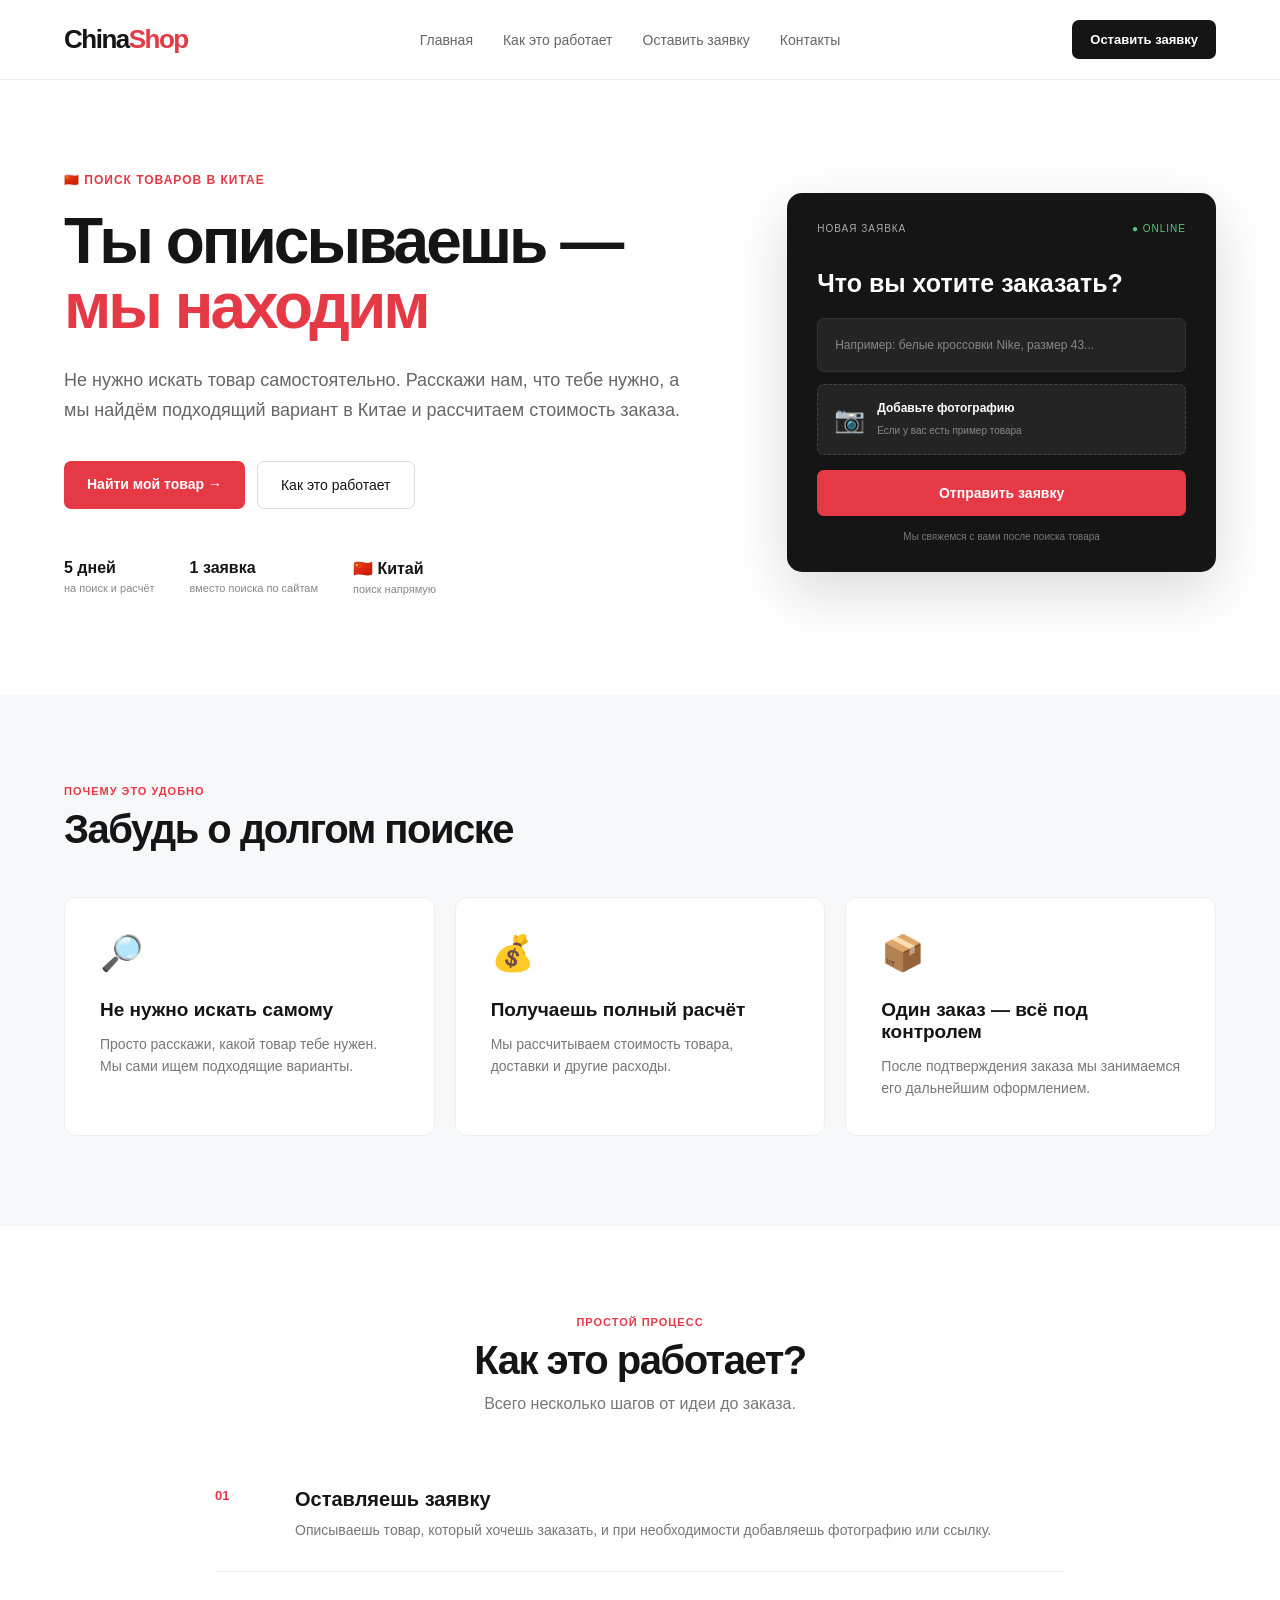
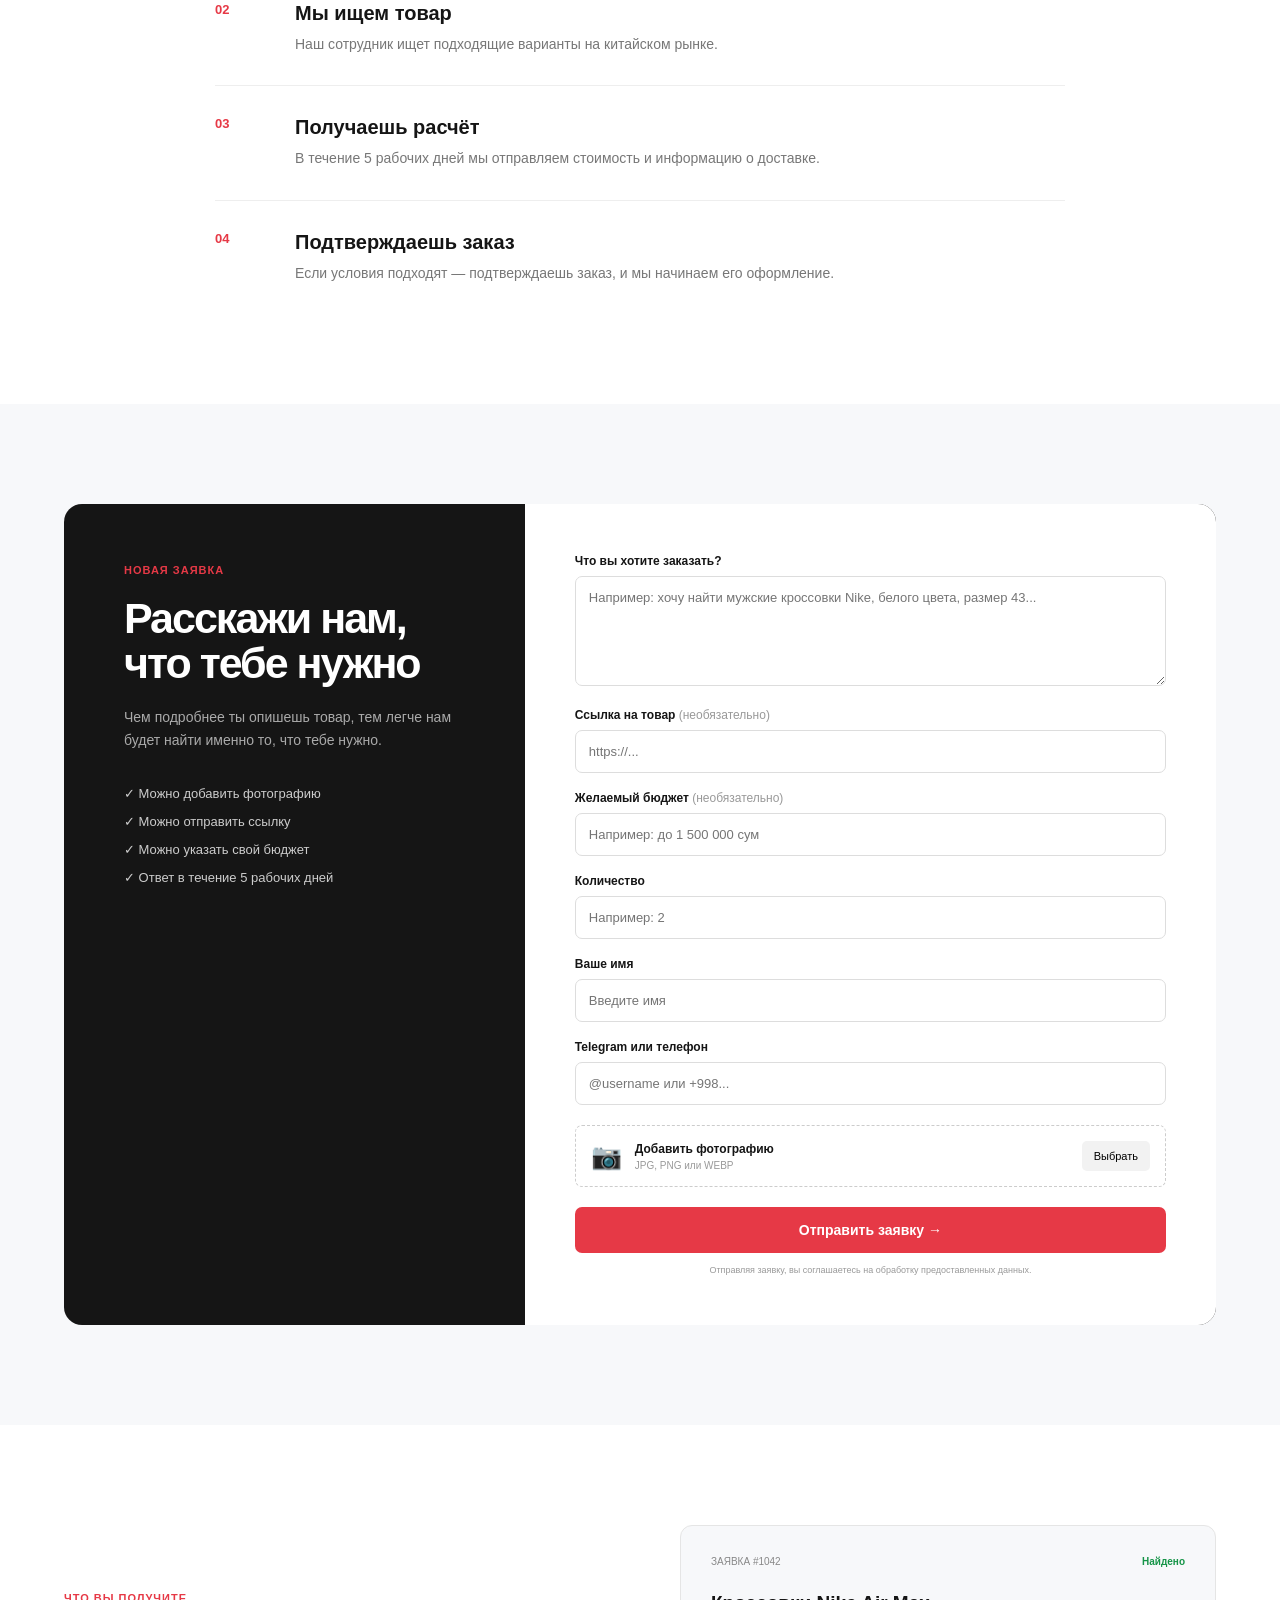
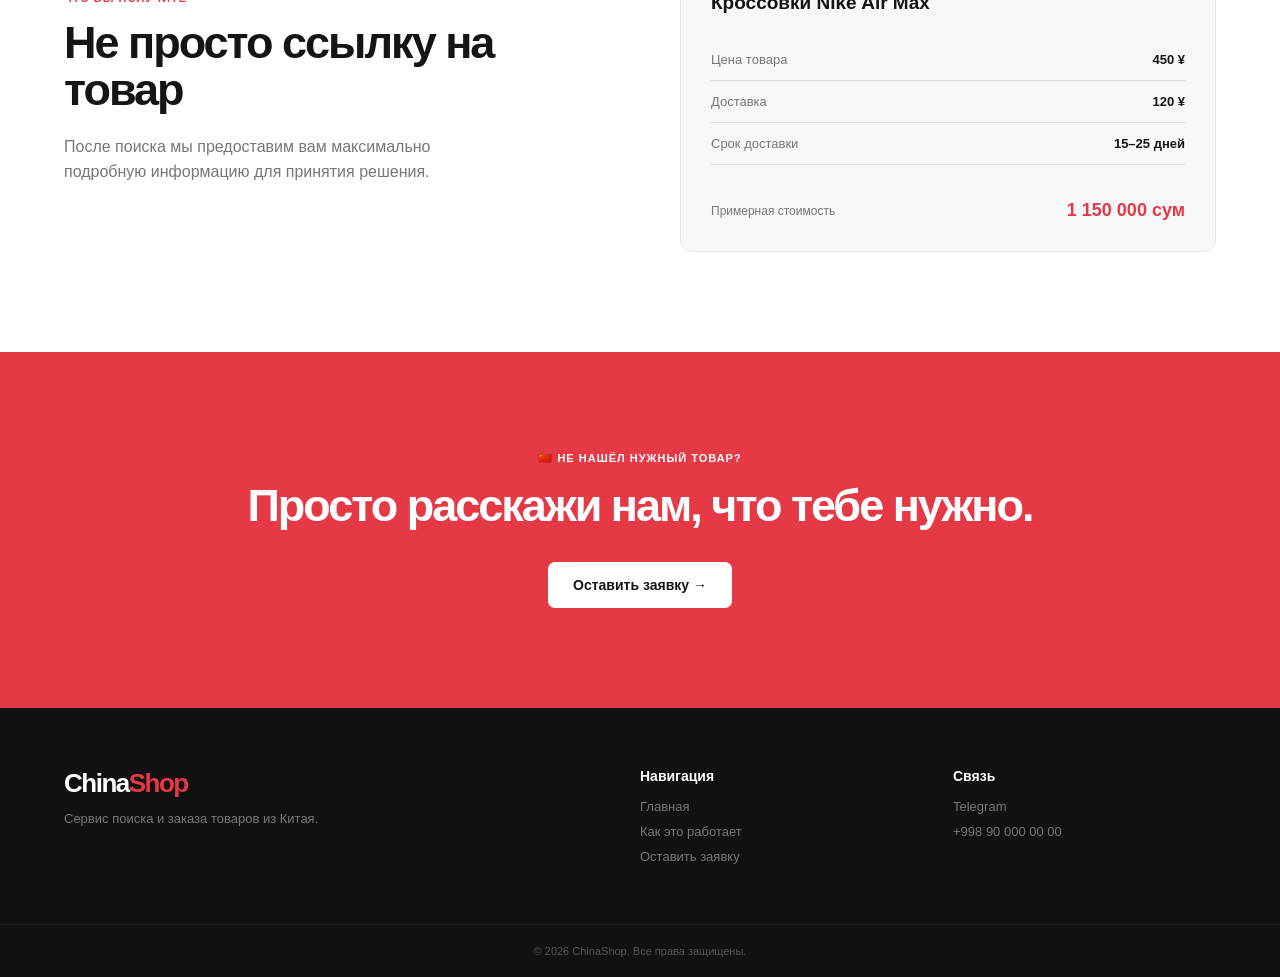
<file: chinashop2.html>
<!DOCTYPE html>
<html lang="ru">

<head>
    <meta charset="UTF-8">
    <meta name="viewport" content="width=device-width, initial-scale=1.0">

    <title>ChinaShop — Найдём товар в Китае</title>

    <link rel="stylesheet" href="chinashop2.css">
</head>

<body>

    <!-- HEADER -->

    <header class="header">

        <div class="container header-content">

            <a href="#" class="logo">
                China<span>Shop</span>
            </a>

            <nav class="nav">
                <a href="#">Главная</a>
                <a href="#how">Как это работает</a>
                <a href="#request">Оставить заявку</a>
                <a href="#contacts">Контакты</a>
            </nav>

            <a href="#request" class="header-button">
                Оставить заявку
            </a>

        </div>

    </header>


    <!-- HERO -->

    <main>

        <section class="hero">

            <div class="container hero-content">

                <div class="hero-text">

                    <div class="hero-label">
                        🇨🇳 ПОИСК ТОВАРОВ В КИТАЕ
                    </div>

                    <h1>
                        Ты описываешь —
                        <span>мы находим</span>
                    </h1>

                    <p class="hero-description">
                        Не нужно искать товар самостоятельно.
                        Расскажи нам, что тебе нужно, а мы найдём
                        подходящий вариант в Китае и рассчитаем
                        стоимость заказа.
                    </p>

                    <div class="hero-buttons">

                        <a href="#request" class="primary-button">
                            Найти мой товар →
                        </a>

                        <a href="#how" class="secondary-button">
                            Как это работает
                        </a>

                    </div>

                    <div class="hero-info">

                        <div>
                            <strong>5 дней</strong>
                            <span>на поиск и расчёт</span>
                        </div>

                        <div>
                            <strong>1 заявка</strong>
                            <span>вместо поиска по сайтам</span>
                        </div>

                        <div>
                            <strong>🇨🇳 Китай</strong>
                            <span>поиск напрямую</span>
                        </div>

                    </div>

                </div>


                <div class="hero-card">

                    <div class="hero-card-top">

                        <span>НОВАЯ ЗАЯВКА</span>

                        <span class="online">
                            ● ONLINE
                        </span>

                    </div>

                    <h3>
                        Что вы хотите заказать?
                    </h3>

                    <div class="fake-input">
                        Например: белые кроссовки Nike, размер 43...
                    </div>

                    <div class="fake-upload">
                        <span>📷</span>

                        <div>
                            <strong>Добавьте фотографию</strong>
                            <small>Если у вас есть пример товара</small>
                        </div>
                    </div>

                    <button class="fake-button">
                        Отправить заявку
                    </button>

                    <p class="card-note">
                        Мы свяжемся с вами после поиска товара
                    </p>

                </div>

            </div>

        </section>


        <!-- WHY US -->

        <section class="why">

            <div class="container">

                <div class="section-heading">

                    <p>ПОЧЕМУ ЭТО УДОБНО</p>

                    <h2>
                        Забудь о долгом поиске
                    </h2>

                </div>


                <div class="why-grid">

                    <div class="why-card">

                        <div class="why-icon">
                            🔎
                        </div>

                        <h3>
                            Не нужно искать самому
                        </h3>

                        <p>
                            Просто расскажи, какой товар тебе нужен.
                            Мы сами ищем подходящие варианты.
                        </p>

                    </div>


                    <div class="why-card">

                        <div class="why-icon">
                            💰
                        </div>

                        <h3>
                            Получаешь полный расчёт
                        </h3>

                        <p>
                            Мы рассчитываем стоимость товара,
                            доставки и другие расходы.
                        </p>

                    </div>


                    <div class="why-card">

                        <div class="why-icon">
                            📦
                        </div>

                        <h3>
                            Один заказ — всё под контролем
                        </h3>

                        <p>
                            После подтверждения заказа
                            мы занимаемся его дальнейшим оформлением.
                        </p>

                    </div>

                </div>

            </div>

        </section>


        <!-- HOW IT WORKS -->

        <section class="how" id="how">

            <div class="container">

                <div class="section-heading center">

                    <p>ПРОСТОЙ ПРОЦЕСС</p>

                    <h2>
                        Как это работает?
                    </h2>

                    <span>
                        Всего несколько шагов от идеи до заказа.
                    </span>

                </div>


                <div class="steps">

                    <div class="step">

                        <div class="step-number">
                            01
                        </div>

                        <div class="step-content">

                            <h3>
                                Оставляешь заявку
                            </h3>

                            <p>
                                Описываешь товар, который хочешь
                                заказать, и при необходимости
                                добавляешь фотографию или ссылку.
                            </p>

                        </div>

                    </div>


                    <div class="step">

                        <div class="step-number">
                            02
                        </div>

                        <div class="step-content">

                            <h3>
                                Мы ищем товар
                            </h3>

                            <p>
                                Наш сотрудник ищет подходящие
                                варианты на китайском рынке.
                            </p>

                        </div>

                    </div>


                    <div class="step">

                        <div class="step-number">
                            03
                        </div>

                        <div class="step-content">

                            <h3>
                                Получаешь расчёт
                            </h3>

                            <p>
                                В течение 5 рабочих дней мы
                                отправляем стоимость и информацию
                                о доставке.
                            </p>

                        </div>

                    </div>


                    <div class="step">

                        <div class="step-number">
                            04
                        </div>

                        <div class="step-content">

                            <h3>
                                Подтверждаешь заказ
                            </h3>

                            <p>
                                Если условия подходят — подтверждаешь
                                заказ, и мы начинаем его оформление.
                            </p>

                        </div>

                    </div>

                </div>

            </div>

        </section>


        <!-- REQUEST -->

        <section class="request-section" id="request">

            <div class="container">

                <div class="request-box">

                    <div class="request-text">

                        <div class="request-label">
                            НОВАЯ ЗАЯВКА
                        </div>

                        <h2>
                            Расскажи нам,
                            что тебе нужно
                        </h2>

                        <p>
                            Чем подробнее ты опишешь товар,
                            тем легче нам будет найти именно
                            то, что тебе нужно.
                        </p>

                        <div class="request-tips">

                            <div>
                                ✓ Можно добавить фотографию
                            </div>

                            <div>
                                ✓ Можно отправить ссылку
                            </div>

                            <div>
                                ✓ Можно указать свой бюджет
                            </div>

                            <div>
                                ✓ Ответ в течение 5 рабочих дней
                            </div>

                        </div>

                    </div>


                    <form class="request-form">

                        <label>
                            Что вы хотите заказать?
                        </label>

                        <textarea
                            placeholder="Например: хочу найти мужские кроссовки Nike, белого цвета, размер 43..."
                        ></textarea>


                        <label>
                            Ссылка на товар
                            <span>(необязательно)</span>
                        </label>

                        <input
                            type="text"
                            placeholder="https://..."
                        >


                        <label>
                            Желаемый бюджет
                            <span>(необязательно)</span>
                        </label>

                        <input
                            type="text"
                            placeholder="Например: до 1 500 000 сум"
                        >


                        <label>
                            Количество
                        </label>

                        <input
                            type="number"
                            placeholder="Например: 2"
                        >


                        <label>
                            Ваше имя
                        </label>

                        <input
                            type="text"
                            placeholder="Введите имя"
                        >


                        <label>
                            Telegram или телефон
                        </label>

                        <input
                            type="text"
                            placeholder="@username или +998..."
                        >


                        <div class="upload-box">

                            <div class="upload-icon">
                                📷
                            </div>

                            <div>

                                <strong>
                                    Добавить фотографию
                                </strong>

                                <p>
                                    JPG, PNG или WEBP
                                </p>

                            </div>

                            <button type="button">
                                Выбрать
                            </button>

                        </div>


                        <button
                            type="submit"
                            class="submit-button"
                        >
                            Отправить заявку →
                        </button>


                        <p class="form-policy">
                            Отправляя заявку, вы соглашаетесь
                            на обработку предоставленных данных.
                        </p>

                    </form>

                </div>

            </div>

        </section>


        <!-- EXPECTATION -->

        <section class="expectation">

            <div class="container">

                <div class="expectation-content">

                    <div>

                        <p class="expectation-label">
                            ЧТО ВЫ ПОЛУЧИТЕ
                        </p>

                        <h2>
                            Не просто ссылку
                            на товар
                        </h2>

                        <p>
                            После поиска мы предоставим вам
                            максимально подробную информацию
                            для принятия решения.
                        </p>

                    </div>


                    <div class="result-card">

                        <div class="result-header">

                            <span>
                                ЗАЯВКА #1042
                            </span>

                            <span class="result-status">
                                Найдено
                            </span>

                        </div>

                        <h3>
                            Кроссовки Nike Air Max
                        </h3>

                        <div class="result-row">

                            <span>Цена товара</span>
                            <strong>450 ¥</strong>

                        </div>

                        <div class="result-row">

                            <span>Доставка</span>
                            <strong>120 ¥</strong>

                        </div>

                        <div class="result-row">

                            <span>Срок доставки</span>
                            <strong>15–25 дней</strong>

                        </div>

                        <div class="result-total">

                            <span>Примерная стоимость</span>

                            <strong>
                                1 150 000 сум
                            </strong>

                        </div>

                    </div>

                </div>

            </div>

        </section>


        <!-- CTA -->

        <section class="cta">

            <div class="container">

                <div class="cta-content">

                    <p>
                        🇨🇳 НЕ НАШЁЛ НУЖНЫЙ ТОВАР?
                    </p>

                    <h2>
                        Просто расскажи нам,
                        что тебе нужно.
                    </h2>

                    <a href="#request">
                        Оставить заявку →
                    </a>

                </div>

            </div>

        </section>

    </main>


    <!-- FOOTER -->

    <footer class="footer" id="contacts">

        <div class="container footer-content">

            <div class="footer-main">

                <a href="#" class="logo">
                    China<span>Shop</span>
                </a>

                <p>
                    Сервис поиска и заказа товаров
                    из Китая.
                </p>

            </div>


            <div>

                <h3>
                    Навигация
                </h3>

                <a href="#">
                    Главная
                </a>

                <a href="#how">
                    Как это работает
                </a>

                <a href="#request">
                    Оставить заявку
                </a>

            </div>


            <div>

                <h3>
                    Связь
                </h3>

                <p>
                    Telegram
                </p>

                <p>
                    +998 90 000 00 00
                </p>

            </div>

        </div>


        <div class="copyright">

            © 2026 ChinaShop.
            Все права защищены.

        </div>

    </footer>

</body>

</html>
</file>
<file: chinashop2.css>
* {
    margin: 0;
    padding: 0;
    box-sizing: border-box;
}

html {
    scroll-behavior: smooth;
}

body {
    font-family: Arial, Helvetica, sans-serif;
    background: #f7f8fa;
    color: #151515;
}

a {
    text-decoration: none;
    color: inherit;
}

button,
input,
textarea {
    font-family: inherit;
}

button {
    cursor: pointer;
}

.container {
    width: 90%;
    max-width: 1200px;
    margin: 0 auto;
}


/* ================= HEADER ================= */

.header {
    height: 80px;
    background: white;
    border-bottom: 1px solid #eeeeee;
    position: sticky;
    top: 0;
    z-index: 100;
}

.header-content {
    height: 100%;
    display: flex;
    align-items: center;
    justify-content: space-between;
}

.logo {
    font-size: 26px;
    font-weight: 800;
    letter-spacing: -1.5px;
}

.logo span {
    color: #e63946;
}

.nav {
    display: flex;
    gap: 30px;
}

.nav a {
    color: #666;
    font-size: 14px;
    transition: 0.2s;
}

.nav a:hover {
    color: #e63946;
}

.header-button {
    background: #151515;
    color: white;
    padding: 12px 18px;
    border-radius: 7px;
    font-size: 13px;
    font-weight: 600;
}
.header-button {
    position: relative;
    display: inline-block;

    background: #151515;
    color: white;

    padding: 12px 18px;
    border-radius: 7px;

    font-size: 13px;
    font-weight: 600;

    overflow: hidden;

    transition:
        transform 0.3s ease,
        box-shadow 0.3s ease;
}


/* Светящаяся линия */

.header-button::before {
    content: "";

    position: absolute;

    top: 0;
    left: -120%;

    width: 70%;
    height: 100%;

    background: linear-gradient(
        90deg,
        transparent,
        rgba(255, 255, 255, 0.5),
        transparent
    );

    transform: skewX(-20deg);

    transition: left 0.6s ease;
}


/* Текст находится поверх анимации */

.header-button {
    z-index: 1;
}


/* Наведение */

.header-button:hover {
    transform: translateY(-3px);

    box-shadow:
        0 8px 20px rgba(230, 57, 70, 0.25);
}


/* Движение линии */

.header-button:hover::before {
    left: 140%;
}


/* ================= HERO ================= */

.hero {
    background: white;
    padding: 90px 0 100px;
}

.hero-content {
    display: grid;
    grid-template-columns: 1.2fr 0.8fr;
    align-items: center;
    gap: 80px;
}

.hero-label {
    display: inline-block;
    color: #e63946;
    font-size: 12px;
    font-weight: 800;
    letter-spacing: 1px;
    margin-bottom: 22px;
}

.hero h1 {
    font-size: 64px;
    line-height: 1.02;
    letter-spacing: -3px;
    max-width: 700px;
    margin-bottom: 25px;
}

.hero h1 span {
    color: #e63946;
}

.hero-description {
    max-width: 620px;
    color: #666;
    font-size: 18px;
    line-height: 1.7;
}

.hero-buttons {
    display: flex;
    gap: 12px;
    margin-top: 35px;
}

/*.primary-button {
    background: #e63946;
    color: white;
    padding: 15px 23px;
    border-radius: 7px;
    font-size: 14px;
    font-weight: 700;
}*/
.primary-button {
    position: relative;
    overflow: hidden;
    background: #e63946;
    color: white;
    padding: 15px 23px;
    border-radius: 7px;
    font-size: 14px;
    font-weight: 700;
}
.primary-button {
    position: relative;
    transition: 0.3s;
}

.primary-button:hover {
    padding-left: 35px;
    padding-right: 35px;
}
.primary-button::before {
    content: "";
    position: absolute;
    top: 0;
    left: -100%;
    width: 50%;
    height: 100%;
    background: rgba(255, 255, 255, 0.25);
    transform: skewX(-20deg);
    transition: 0.5s;
}

.primary-button:hover::before {
    left: 150%;
}

.secondary-button {
    border: 1px solid #ddd;
    background: white;
    padding: 15px 23px;
    border-radius: 7px;
    font-size: 14px;
}

.hero-info {
    display: flex;
    gap: 35px;
    margin-top: 50px;
}

.hero-info div {
    display: flex;
    flex-direction: column;
    gap: 5px;
}

.hero-info strong {
    font-size: 16px;
}

.hero-info span {
    color: #888;
    font-size: 11px;
}


/* ================= HERO CARD ================= */

.hero-card {
    background: #151515;
    color: white;
    border-radius: 15px;
    padding: 30px;
    box-shadow: 0 20px 60px rgba(0, 0, 0, 0.15);
}

.hero-card-top {
    display: flex;
    justify-content: space-between;
    font-size: 10px;
    color: #aaa;
    margin-bottom: 35px;
    letter-spacing: 1px;
}

.online {
    color: #55c878;
}

.hero-card h3 {
    font-size: 25px;
    margin-bottom: 20px;
}

.fake-input {
    background: #242424;
    border: 1px solid #333;
    color: #888;
    padding: 17px;
    border-radius: 7px;
    font-size: 12px;
    line-height: 1.5;
}

.fake-upload {
    margin-top: 12px;
    background: #242424;
    border: 1px dashed #444;
    border-radius: 7px;
    padding: 16px;
    display: flex;
    align-items: center;
    gap: 12px;
}

.fake-upload span {
    font-size: 25px;
}

.fake-upload strong {
    display: block;
    font-size: 12px;
    margin-bottom: 5px;
}

.fake-upload small {
    color: #888;
    font-size: 10px;
}

.fake-button {
    position: relative;
    overflow: hidden;
    background: #e63946;
    color: white;
    padding: 15px 23px;
    border-radius: 7px;
    font-size: 14px;
    font-weight: 700;
    border: none;
    margin-top: 15px;
    width: 100%;
}


.fake-button::before {
    content: "";
    position: absolute;
    top: 0;
    left: -100%;
    width: 50%;
    height: 100%;
    background: rgba(255, 255, 255, 0.25);
    transform: skewX(-20deg);
    transition: 0.5s;
}
.fake-button:hover::before {
    left: 150%;
}
.fake-button {
    position: relative;
    transition: 0.3s;
}

.fake-button:hover {
    padding-left: 35px;
    padding-right: 35px;
}


.card-note {
    text-align: center;
    color: #777;
    font-size: 10px;
    margin-top: 15px;
}


/* ================= WHY ================= */

.why {
    padding: 90px 0;
}

.section-heading {
    margin-bottom: 45px;
}

.section-heading p {
    color: #e63946;
    font-size: 11px;
    font-weight: 800;
    letter-spacing: 1px;
    margin-bottom: 10px;
}

.section-heading h2 {
    font-size: 40px;
    letter-spacing: -1.5px;
}

.section-heading span {
    display: block;
    color: #777;
    margin-top: 12px;
}

.center {
    text-align: center;
}

.why-grid {
    display: grid;
    grid-template-columns: repeat(3, 1fr);
    gap: 20px;
}

.why-card {
    background: white;
    padding: 35px;
    border: 1px solid #eee;
    border-radius: 12px;
}

.why-icon {
    font-size: 35px;
    margin-bottom: 25px;
}

.why-card h3 {
    font-size: 19px;
    margin-bottom: 12px;
}

.why-card p {
    color: #777;
    line-height: 1.6;
    font-size: 14px;
}


/* ================= HOW ================= */

.how {
    background: white;
    padding: 90px 0;
}

.steps {
    max-width: 850px;
    margin: 0 auto;
}

.step {
    display: flex;
    gap: 35px;
    padding: 30px 0;
    border-bottom: 1px solid #eee;
}

.step:last-child {
    border-bottom: none;
}

.step-number {
    color: #e63946;
    font-size: 13px;
    font-weight: 800;
    min-width: 45px;
}

.step-content h3 {
    font-size: 20px;
    margin-bottom: 8px;
}

.step-content p {
    color: #777;
    line-height: 1.6;
    font-size: 14px;
}


/* ================= REQUEST ================= */

.request-section {
    padding: 100px 0;
}

.request-box {
    display: grid;
    grid-template-columns: 0.8fr 1.2fr;
    background: #151515;
    color: white;
    border-radius: 18px;
    overflow: hidden;
}

.request-text {
    padding: 60px;
}

.request-label {
    color: #e63946;
    font-size: 11px;
    font-weight: 800;
    letter-spacing: 1px;
    margin-bottom: 20px;
}

.request-text h2 {
    font-size: 43px;
    line-height: 1.05;
    letter-spacing: -2px;
    margin-bottom: 20px;
}

.request-text > p {
    color: #aaa;
    line-height: 1.6;
    font-size: 14px;
}

.request-tips {
    margin-top: 35px;
}

.request-tips div {
    color: #ccc;
    font-size: 13px;
    margin-bottom: 13px;
}


/* ================= FORM ================= */

.request-form {
    background: white;
    color: #151515;
    padding: 50px;
}

.request-form label {
    display: block;
    font-size: 12px;
    font-weight: 700;
    margin-bottom: 8px;
    margin-top: 18px;
}

.request-form label:first-child {
    margin-top: 0;
}

.request-form label span {
    color: #999;
    font-weight: 400;
}

.request-form input,
.request-form textarea {
    width: 100%;
    border: 1px solid #ddd;
    border-radius: 7px;
    padding: 13px;
    outline: none;
    font-size: 13px;
}

.request-form input:focus,
.request-form textarea:focus {
    border-color: #e63946;
}

.request-form textarea {
    height: 110px;
    resize: vertical;
}

.upload-box {
    display: flex;
    align-items: center;
    gap: 13px;
    margin-top: 20px;
    padding: 15px;
    border: 1px dashed #ccc;
    border-radius: 7px;
}

.upload-icon {
    font-size: 25px;
}

.upload-box strong {
    display: block;
    font-size: 12px;
}

.upload-box p {
    color: #999;
    font-size: 10px;
    margin-top: 4px;
}

.upload-box button {
    margin-left: auto;
    background: #f2f2f2;
    border: none;
    padding: 9px 12px;
    border-radius: 5px;
    font-size: 11px;
}
.submit-button {
    border: none;
    margin-top: 20px;
    width: 100%;
    position: relative;
    overflow: hidden;
    background: #e63946;
    color: white;
    padding: 15px 23px;
    border-radius: 7px;
    font-size: 14px;
    font-weight: 700;
}

.submit-button::before {
    content: "";
    position: absolute;
    top: 0;
    left: -100%;
    width: 50%;
    height: 100%;
    background: rgba(255, 255, 255, 0.25);
    transform: skewX(-20deg);
    transition: 0.5s;
}

.submit-button:hover::before {
    left: 150%;
}
.submit-button {
    position: relative;
    transition: 0.3s;
}

.submit-button:hover {
    padding-left: 35px;
    padding-right: 35px;
}





.form-policy {
    text-align: center;
    color: #999;
    font-size: 9px;
    margin-top: 12px;
}


/* ================= EXPECTATION ================= */

.expectation {
    background: white;
    padding: 100px 0;
}

.expectation-content {
    display: grid;
    grid-template-columns: 1fr 1fr;
    gap: 80px;
    align-items: center;
}

.expectation-label {
    color: #e63946;
    font-size: 11px;
    font-weight: 800;
    letter-spacing: 1px;
    margin-bottom: 15px;
}

.expectation h2 {
    font-size: 45px;
    letter-spacing: -2px;
    line-height: 1.05;
    margin-bottom: 20px;
}

.expectation-content > div > p:last-child {
    color: #777;
    line-height: 1.6;
    max-width: 450px;
}

.result-card {
    background: #f7f8fa;
    border: 1px solid #e5e5e5;
    border-radius: 12px;
    padding: 30px;
}

.result-header {
    display: flex;
    justify-content: space-between;
    color: #888;
    font-size: 10px;
    margin-bottom: 25px;
}

.result-status {
    color: #159447;
    font-weight: 700;
}

.result-card h3 {
    font-size: 19px;
    margin-bottom: 25px;
}

.result-row {
    display: flex;
    justify-content: space-between;
    padding: 13px 0;
    border-bottom: 1px solid #ddd;
    font-size: 13px;
}

.result-row span {
    color: #777;
}

.result-total {
    margin-top: 20px;
    padding-top: 15px;
    display: flex;
    justify-content: space-between;
    align-items: center;
}

.result-total span {
    font-size: 12px;
    color: #777;
}

.result-total strong {
    color: #e63946;
    font-size: 18px;
}


/* ================= CTA ================= */

.cta {
    padding: 100px 0;
    background: #e63946;
    color: white;
}

.cta-content {
    text-align: center;
}

.cta-content p {
    font-size: 11px;
    font-weight: 800;
    letter-spacing: 1px;
    margin-bottom: 15px;
}

.cta-content h2 {
    font-size: 45px;
    letter-spacing: -2px;
    margin-bottom: 30px;
}

.cta-content a {
    display: inline-block;
    background: white;
    color: #151515;
    padding: 15px 25px;
    border-radius: 7px;
    font-size: 14px;
    font-weight: 700;
}


/* ================= FOOTER ================= */

.footer {
    background: #111;
    color: white;
    padding-top: 60px;
}

.footer-content {
    display: grid;
    grid-template-columns: 2fr 1fr 1fr;
    gap: 50px;
    padding-bottom: 50px;
}

.footer-main p {
    color: #777;
    font-size: 13px;
    margin-top: 12px;
}

.footer h3 {
    font-size: 14px;
    margin-bottom: 15px;
}

.footer a:not(.logo),
.footer p {
    display: block;
    color: #777;
    font-size: 13px;
    margin-bottom: 10px;
}

.copyright {
    border-top: 1px solid #222;
    text-align: center;
    padding: 20px;
    color: #555;
    font-size: 11px;
}


/* ================= MOBILE ================= */

@media (max-width: 900px) {

    .nav {
        display: none;
    }

    .hero-content {
        grid-template-columns: 1fr;
        gap: 50px;
    }

    .hero h1 {
        font-size: 52px;
    }

    .hero-card {
        max-width: 600px;
        width: 100%;
    }

    .why-grid {
        grid-template-columns: 1fr;
    }

    .request-box {
        grid-template-columns: 1fr;
    }

    .expectation-content {
        grid-template-columns: 1fr;
    }
}


@media (max-width: 600px) {

    .header {
        height: 70px;
    }

    .header-button {
        padding: 10px 12px;
        font-size: 11px;
    }

    .hero {
        padding: 60px 0;
    }

    .hero h1 {
        font-size: 42px;
    }

    .hero-description {
        font-size: 16px;
    }

    .hero-buttons {
        flex-direction: column;
    }

    .hero-buttons a {
        text-align: center;
    }

    .hero-info {
        gap: 15px;
        flex-wrap: wrap;
    }

    .hero-info span {
        font-size: 9px;
    }

    .section-heading h2 {
        font-size: 32px;
    }

    .request-text {
        padding: 35px 25px;
    }

    .request-text h2 {
        font-size: 35px;
    }

    .request-form {
        padding: 30px 20px;
    }

    .expectation h2 {
        font-size: 36px;
    }

    .cta-content h2 {
        font-size: 35px;
    }

    .footer-content {
        grid-template-columns: 1fr;
    }
}
</file>
